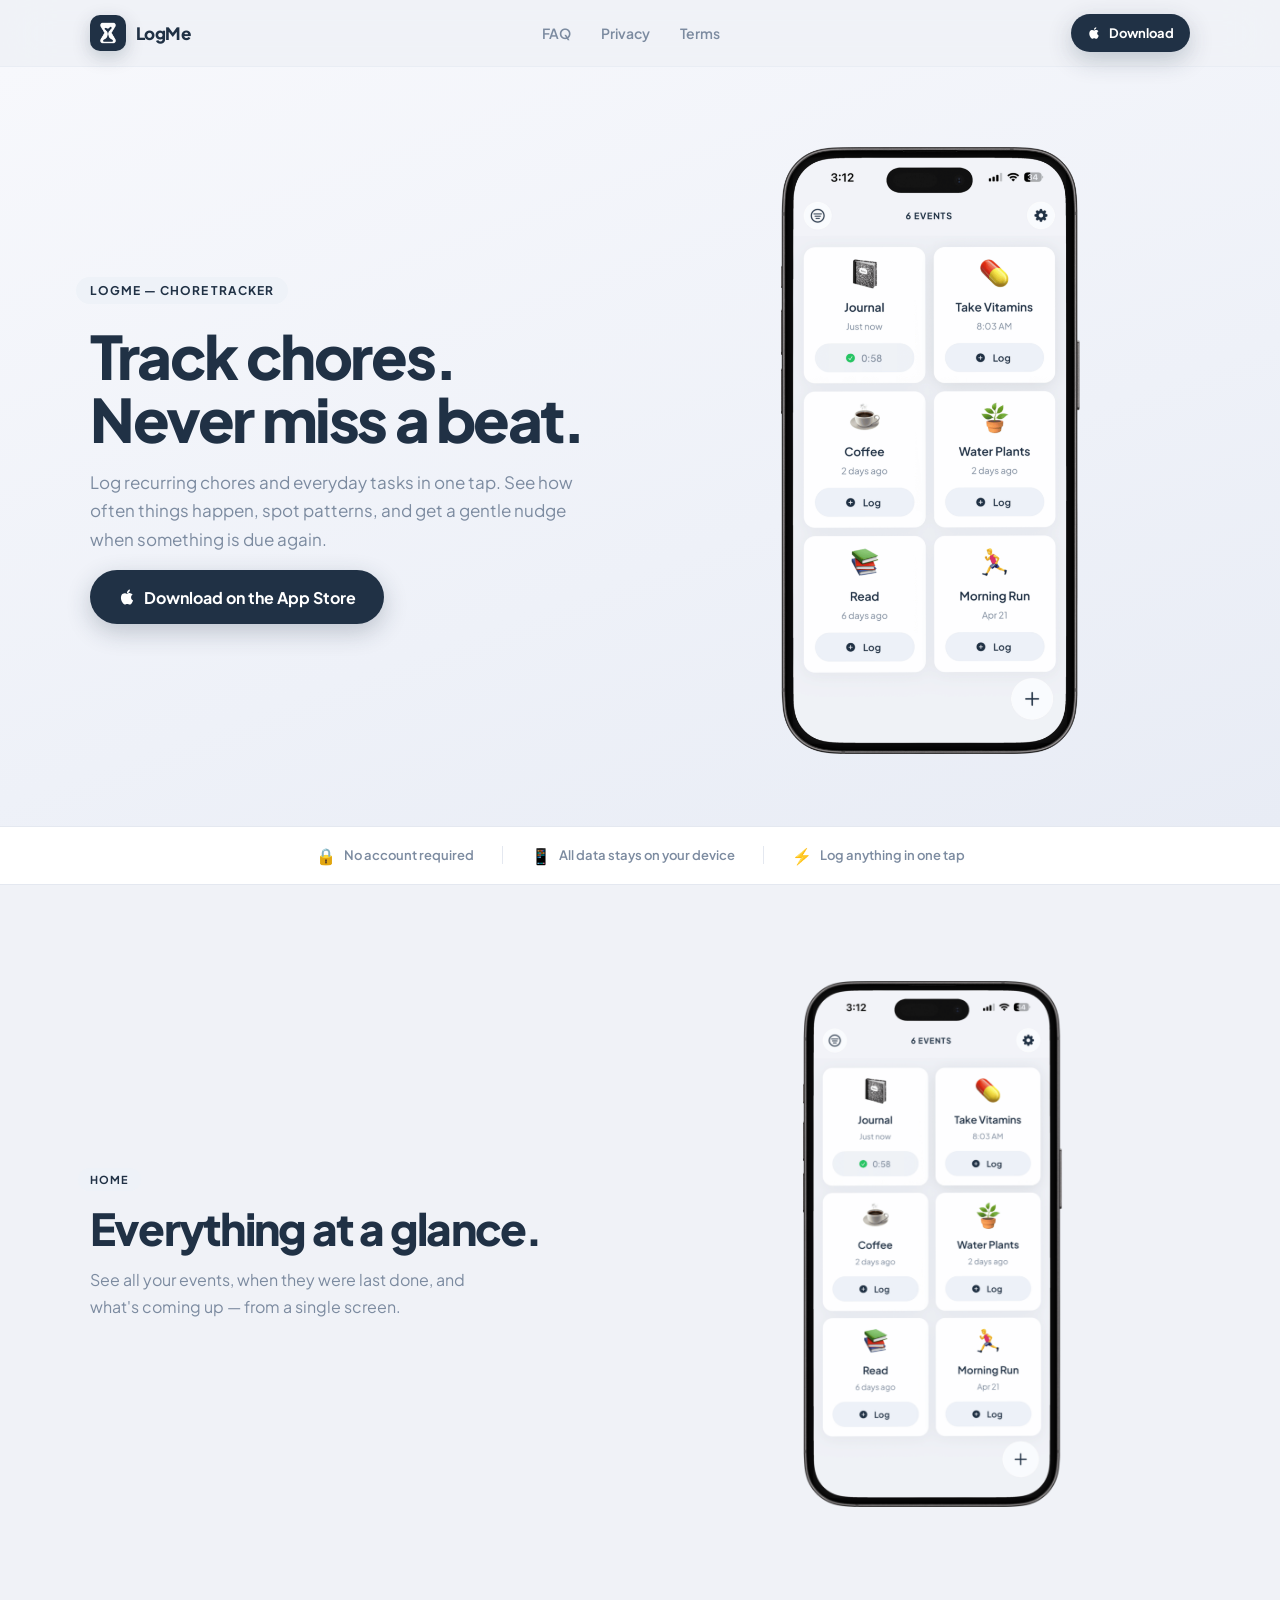
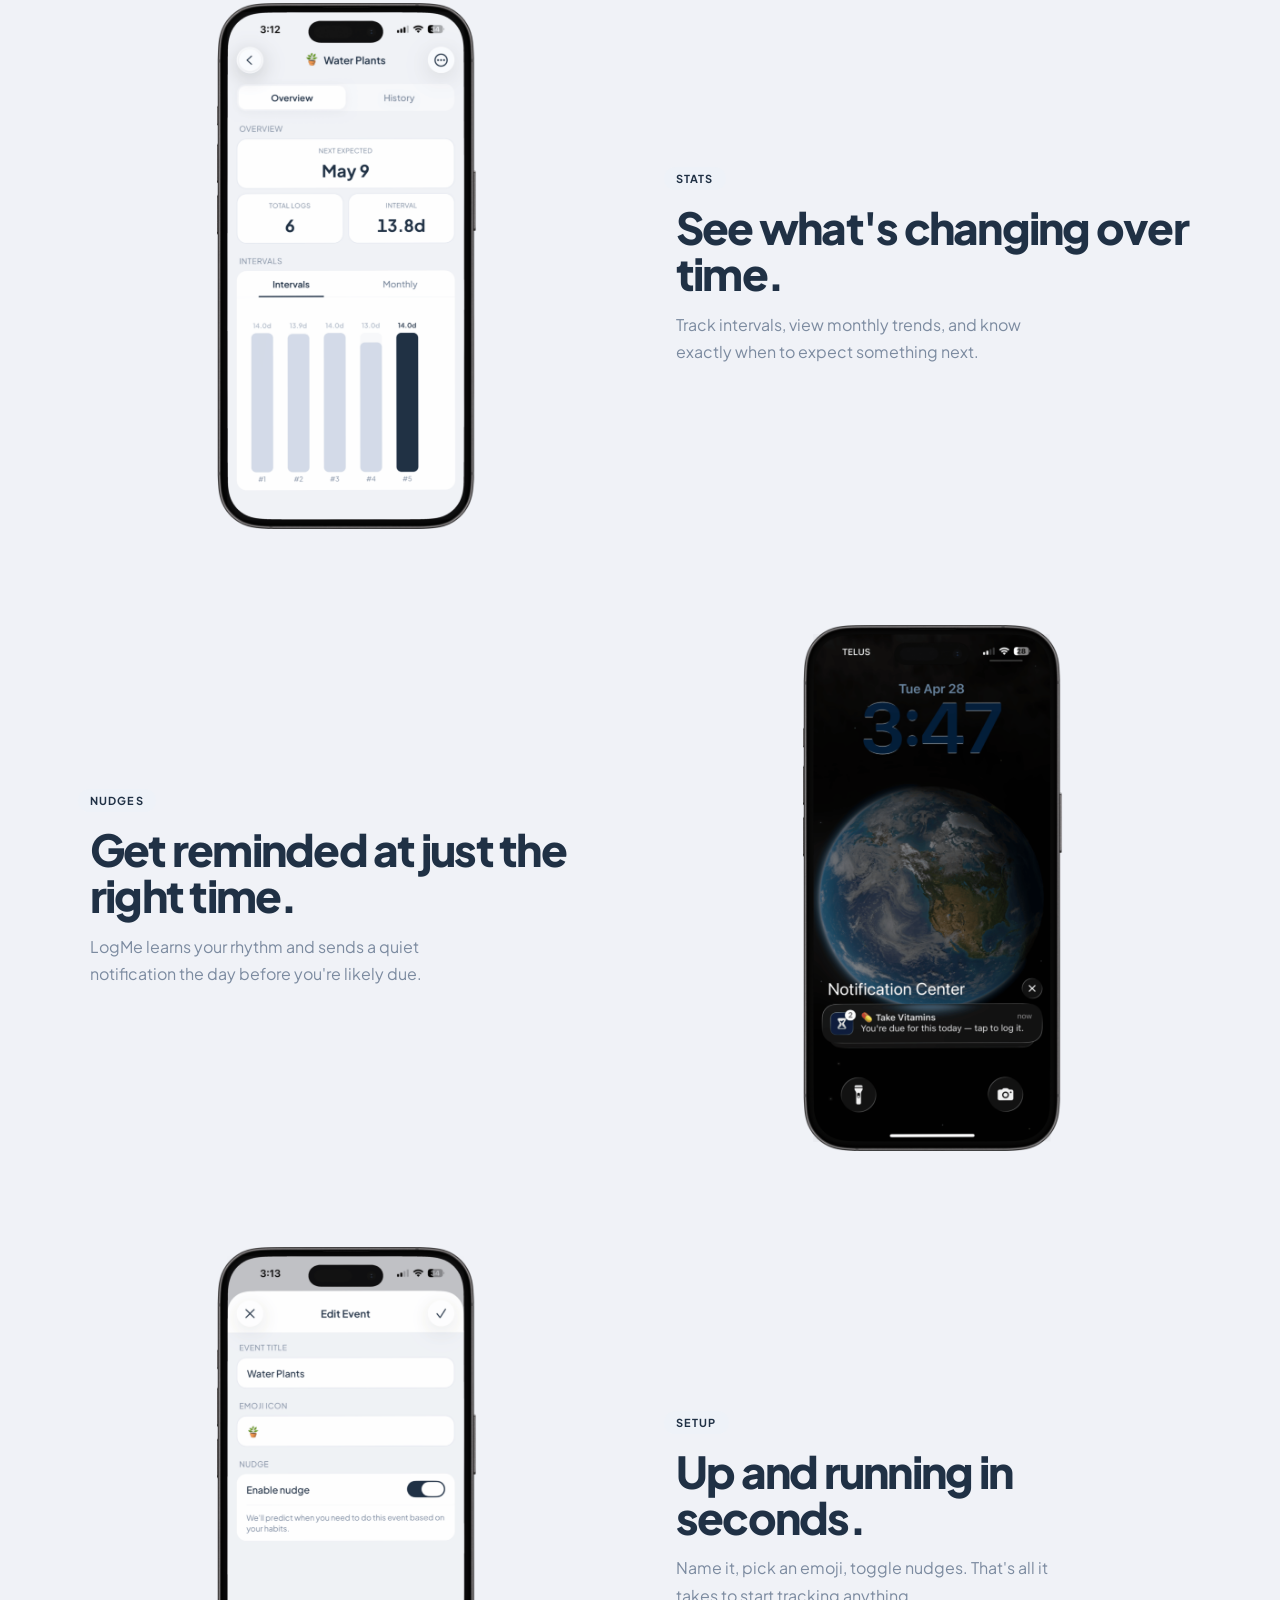
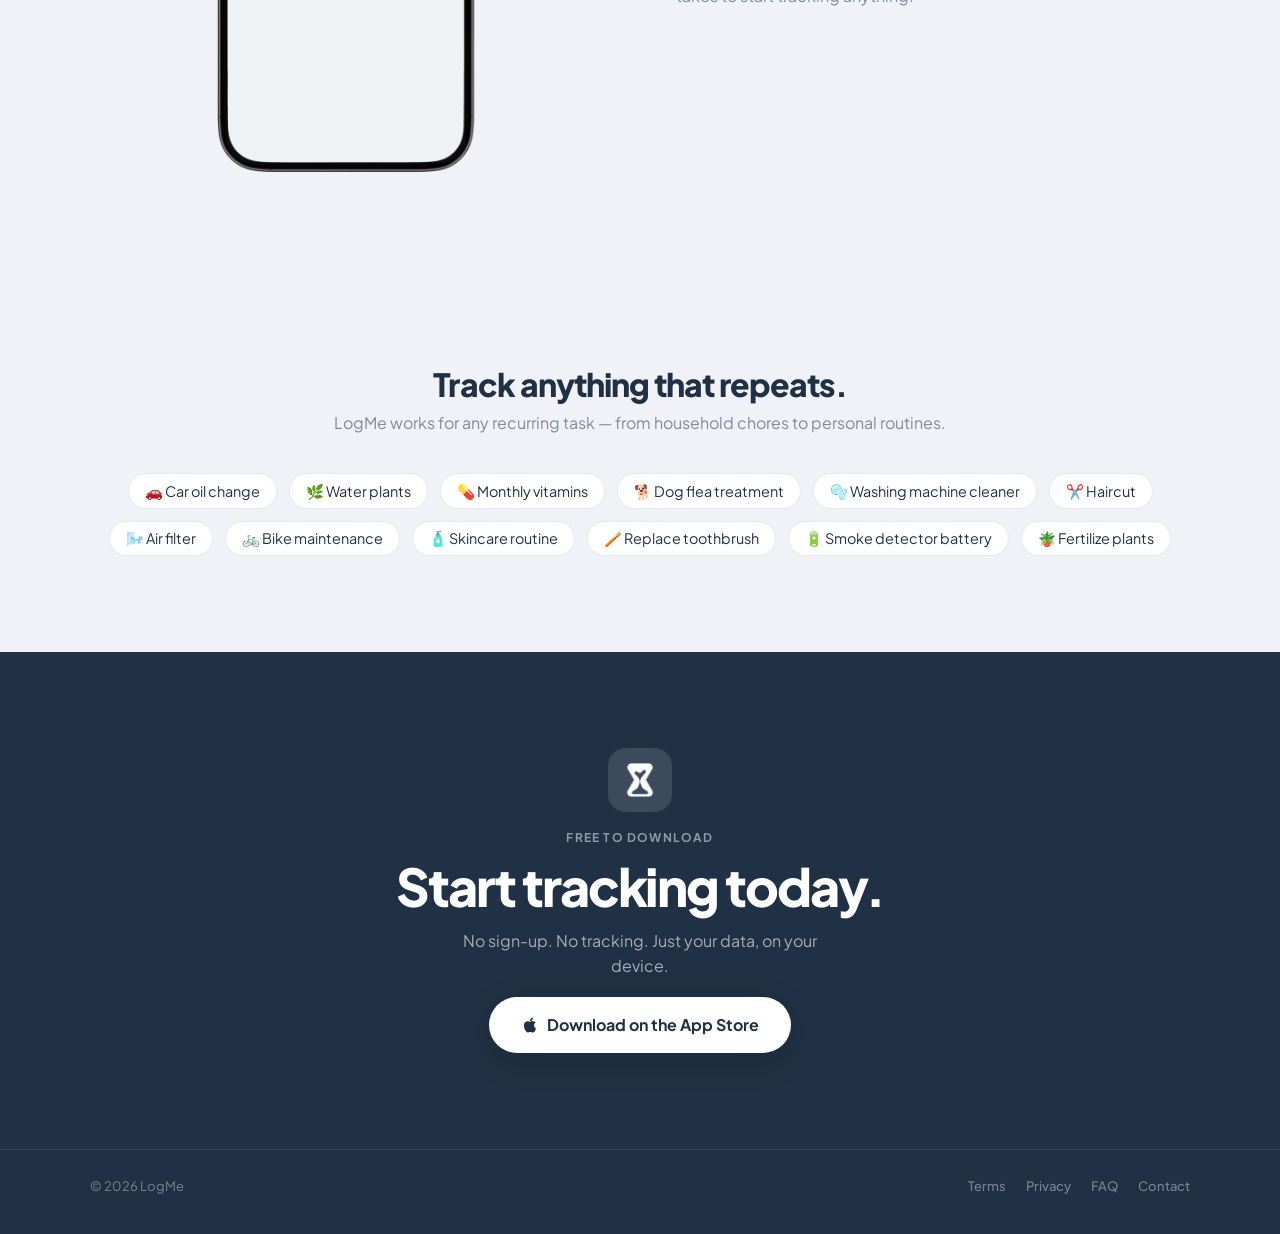
<file: index.html>
<!doctype html>
<html lang="en">
  <head>
    <meta charset="utf-8" />
    <meta name="viewport" content="width=device-width, initial-scale=1" />
    <meta name="theme-color" content="#203145" />
    <title>LogMe — Chore Tracker App for iPhone</title>
    <meta
      name="description"
      content="LogMe is a simple chore tracker for iPhone. Log recurring tasks in one tap, spot patterns, and get smart nudges when something is due — no account required."
    />
    <meta name="robots" content="index, follow" />
    <link rel="canonical" href="https://joinlogme.com/" />

    <!-- Open Graph -->
    <meta property="og:type" content="website" />
    <meta property="og:url" content="https://joinlogme.com/" />
    <meta property="og:site_name" content="LogMe" />
    <meta property="og:title" content="LogMe — Chore Tracker App for iPhone" />
    <meta
      property="og:description"
      content="Log recurring chores and everyday tasks in one tap. See patterns, track intervals, and get a gentle nudge when something is due again."
    />
    <meta
      property="og:image"
      content="https://joinlogme.com/images/screenshot1.png"
    />

    <!-- Twitter Card -->
    <meta name="twitter:card" content="summary_large_image" />
    <meta name="twitter:title" content="LogMe — Chore Tracker App for iPhone" />
    <meta
      name="twitter:description"
      content="Log recurring chores and everyday tasks in one tap. See patterns, track intervals, and get a gentle nudge when something is due again."
    />
    <meta
      name="twitter:image"
      content="https://joinlogme.com/images/screenshot1.png"
    />

    <!-- Favicon -->
    <link rel="icon" href="images/favicon.png" />
    <link rel="apple-touch-icon" href="images/favicon.png" />

    <!-- Performance -->
    <link rel="preconnect" href="https://fonts.googleapis.com" />
    <link rel="preconnect" href="https://fonts.gstatic.com" crossorigin />
    <link rel="preload" as="image" href="images/screenshot1.png" />

    <!-- Google tag (gtag.js) -->
    <script async src="https://www.googletagmanager.com/gtag/js?id=G-Y0LD7W5521"></script>
    <script>
      window.dataLayer = window.dataLayer || [];
      function gtag(){dataLayer.push(arguments);}
      gtag('js', new Date());

      gtag('config', 'G-Y0LD7W5521');
    </script>

    <link rel="stylesheet" href="styles.css" />

    <!-- Structured data -->
    <script type="application/ld+json">
      {
        "@context": "https://schema.org",
        "@type": "SoftwareApplication",
        "name": "LogMe",
        "operatingSystem": "iOS",
        "applicationCategory": "LifestyleApplication",
        "description": "Log recurring chores and everyday tasks in one tap. See how often things happen, spot patterns, and get a gentle nudge when something is due again.",
        "offers": {
          "@type": "Offer",
          "price": "0",
          "priceCurrency": "USD"
        },
        "downloadUrl": "https://apps.apple.com/app/logme-chore-tracker/id6764422023",
        "url": "https://joinlogme.com/",
        "screenshot": [
          "https://joinlogme.com/images/screenshot1.png",
          "https://joinlogme.com/images/screenshot2.png",
          "https://joinlogme.com/images/screenshot3.png",
          "https://joinlogme.com/images/screenshot4.png"
        ]
      }
    </script>
  </head>
  <body>
    <header class="site-header">
      <div class="shell header-inner">
        <a class="brand" href="index.html" aria-label="LogMe home">
          <span class="brand-mark">
            <img src="images/logo.png" alt="" width="22" height="22" />
          </span>
          <span class="brand-name">LogMe</span>
        </a>
        <nav class="nav">
          <a class="nav-link" href="faq.html">FAQ</a>
          <a class="nav-link" href="privacy.html">Privacy</a>
          <a class="nav-link" href="terms.html">Terms</a>
        </nav>
        <div class="header-actions">
          <a
            class="button button-primary button-header"
            href="https://apps.apple.com/app/logme-chore-tracker/id6764422023"
          >
            <svg
              width="14"
              height="14"
              viewBox="0 0 24 24"
              fill="currentColor"
              aria-hidden="true"
            >
              <path
                d="M18.71 19.5C17.88 20.74 17 21.95 15.66 21.97C14.32 22 13.89 21.18 12.37 21.18C10.84 21.18 10.37 21.95 9.1 22C7.78 22.05 6.8 20.68 5.96 19.47C4.25 17 2.94 12.45 4.7 9.39C5.57 7.87 7.13 6.91 8.82 6.88C10.1 6.86 11.32 7.75 12.11 7.75C12.89 7.75 14.37 6.68 15.92 6.84C16.57 6.87 18.39 7.1 19.56 8.82C19.47 8.88 17.39 10.1 17.41 12.63C17.44 15.65 20.06 16.66 20.09 16.67C20.06 16.74 19.67 18.11 18.71 19.5ZM13 3.5C13.73 2.67 14.94 2.04 15.94 2C16.07 3.17 15.6 4.35 14.9 5.19C14.21 6.04 13.07 6.7 11.95 6.61C11.8 5.46 12.36 4.26 13 3.5Z"
              />
            </svg>
            Download
          </a>
        </div>
      </div>
    </header>

    <main>
      <!-- Hero -->
      <section class="hero">
        <div class="shell hero-inner">
          <div class="hero-text">
            <p class="hero-kicker">LogMe — Chore Tracker</p>
            <h1 class="hero-title">Track chores.<br />Never miss a beat.</h1>
            <p class="hero-copy">
              Log recurring chores and everyday tasks in one tap. See how often
              things happen, spot patterns, and get a gentle nudge when
              something is due again.
            </p>
            <a
              class="button button-primary button-hero"
              href="https://apps.apple.com/app/logme-chore-tracker/id6764422023"
            >
              <svg
                width="18"
                height="18"
                viewBox="0 0 24 24"
                fill="currentColor"
                aria-hidden="true"
              >
                <path
                  d="M18.71 19.5C17.88 20.74 17 21.95 15.66 21.97C14.32 22 13.89 21.18 12.37 21.18C10.84 21.18 10.37 21.95 9.1 22C7.78 22.05 6.8 20.68 5.96 19.47C4.25 17 2.94 12.45 4.7 9.39C5.57 7.87 7.13 6.91 8.82 6.88C10.1 6.86 11.32 7.75 12.11 7.75C12.89 7.75 14.37 6.68 15.92 6.84C16.57 6.87 18.39 7.1 19.56 8.82C19.47 8.88 17.39 10.1 17.41 12.63C17.44 15.65 20.06 16.66 20.09 16.67C20.06 16.74 19.67 18.11 18.71 19.5ZM13 3.5C13.73 2.67 14.94 2.04 15.94 2C16.07 3.17 15.6 4.35 14.9 5.19C14.21 6.04 13.07 6.7 11.95 6.61C11.8 5.46 12.36 4.26 13 3.5Z"
                />
              </svg>
              Download on the App Store
            </a>
          </div>
          <div class="hero-media">
            <img
              src="images/screenshot1.png"
              alt="LogMe home screen"
              class="hero-screenshot"
            />
          </div>
        </div>
      </section>

      <!-- Trust strip -->
      <div class="trust-strip">
        <div class="shell trust-inner">
          <div class="trust-pill">
            <span class="trust-icon">🔒</span>
            <span>No account required</span>
          </div>
          <div class="trust-divider"></div>
          <div class="trust-pill">
            <span class="trust-icon">📱</span>
            <span>All data stays on your device</span>
          </div>
          <div class="trust-divider"></div>
          <div class="trust-pill">
            <span class="trust-icon">⚡️</span>
            <span>Log anything in one tap</span>
          </div>
        </div>
      </div>

      <!-- Features -->
      <section class="section" id="features">
        <div class="shell">
          <h2 class="visually-hidden">Features</h2>
          <div class="feature-stack">
            <article class="feature-row">
              <div class="feature-copy">
                <span class="feature-tag">Home</span>
                <h3>Everything at a glance.</h3>
                <p>
                  See all your events, when they were last done, and what's
                  coming up — from a single screen.
                </p>
              </div>
              <div class="feature-media">
                <img
                  src="images/screenshot1.png"
                  alt="LogMe home screen showing all tracked events at a glance"
                  loading="lazy"
                />
              </div>
            </article>

            <article class="feature-row reverse">
              <div class="feature-copy">
                <span class="feature-tag">Stats</span>
                <h3>See what's changing over time.</h3>
                <p>
                  Track intervals, view monthly trends, and know exactly when to
                  expect something next.
                </p>
              </div>
              <div class="feature-media">
                <img
                  src="images/screenshot2.png"
                  alt="LogMe stats screen with interval trends and next expected date"
                  loading="lazy"
                />
              </div>
            </article>

            <article class="feature-row">
              <div class="feature-copy">
                <span class="feature-tag">Nudges</span>
                <h3>Get reminded at just the right time.</h3>
                <p>
                  LogMe learns your rhythm and sends a quiet notification the
                  day before you're likely due.
                </p>
              </div>
              <div class="feature-media">
                <img
                  src="images/screenshot3.png"
                  alt="LogMe smart reminder notification on iPhone"
                  loading="lazy"
                />
              </div>
            </article>

            <article class="feature-row reverse">
              <div class="feature-copy">
                <span class="feature-tag">Setup</span>
                <h3>Up and running in seconds.</h3>
                <p>
                  Name it, pick an emoji, toggle nudges. That's all it takes to
                  start tracking anything.
                </p>
              </div>
              <div class="feature-media">
                <img
                  src="images/screenshot4.png"
                  alt="LogMe create event screen with emoji picker"
                  loading="lazy"
                />
              </div>
            </article>
          </div>
        </div>
      </section>

      <!-- Use cases -->
      <section class="section uses-section" id="use-cases">
        <div class="shell">
          <h2 class="uses-title">Track anything that repeats.</h2>
          <p class="uses-copy">
            LogMe works for any recurring task — from household chores to
            personal routines.
          </p>
          <ul class="uses-grid">
            <li>🚗 Car oil change</li>
            <li>🌿 Water plants</li>
            <li>💊 Monthly vitamins</li>
            <li>🐕 Dog flea treatment</li>
            <li>🫧 Washing machine cleaner</li>
            <li>✂️ Haircut</li>
            <li>🌬️ Air filter</li>
            <li>🚲 Bike maintenance</li>
            <li>🧴 Skincare routine</li>
            <li>🪥 Replace toothbrush</li>
            <li>🔋 Smoke detector battery</li>
            <li>🪴 Fertilize plants</li>
          </ul>
        </div>
      </section>

      <!-- Bottom CTA -->
      <section class="cta-section">
        <div class="shell cta-inner">
          <div class="cta-logo-wrap">
            <img
              src="images/logo.png"
              alt="LogMe logo"
              width="36"
              height="36"
            />
          </div>
          <p class="cta-kicker">Free to download</p>
          <h2 class="cta-title">Start tracking today.</h2>
          <p class="cta-copy">
            No sign-up. No tracking. Just your data, on your device.
          </p>
          <a
            class="button button-cta"
            href="https://apps.apple.com/app/logme-chore-tracker/id6764422023"
          >
            <svg
              width="18"
              height="18"
              viewBox="0 0 24 24"
              fill="currentColor"
              aria-hidden="true"
            >
              <path
                d="M18.71 19.5C17.88 20.74 17 21.95 15.66 21.97C14.32 22 13.89 21.18 12.37 21.18C10.84 21.18 10.37 21.95 9.1 22C7.78 22.05 6.8 20.68 5.96 19.47C4.25 17 2.94 12.45 4.7 9.39C5.57 7.87 7.13 6.91 8.82 6.88C10.1 6.86 11.32 7.75 12.11 7.75C12.89 7.75 14.37 6.68 15.92 6.84C16.57 6.87 18.39 7.1 19.56 8.82C19.47 8.88 17.39 10.1 17.41 12.63C17.44 15.65 20.06 16.66 20.09 16.67C20.06 16.74 19.67 18.11 18.71 19.5ZM13 3.5C13.73 2.67 14.94 2.04 15.94 2C16.07 3.17 15.6 4.35 14.9 5.19C14.21 6.04 13.07 6.7 11.95 6.61C11.8 5.46 12.36 4.26 13 3.5Z"
              />
            </svg>
            Download on the App Store
          </a>
        </div>
      </section>
    </main>

    <footer class="site-footer">
      <div class="shell footer-inner">
        <span>© 2026 LogMe</span>
        <div class="footer-links">
          <a href="terms.html">Terms</a>
          <a href="privacy.html">Privacy</a>
          <a href="faq.html">FAQ</a>
          <a href="mailto:hellologme@gmail.com">Contact</a>
        </div>
      </div>
    </footer>
  </body>
</html>
</file>
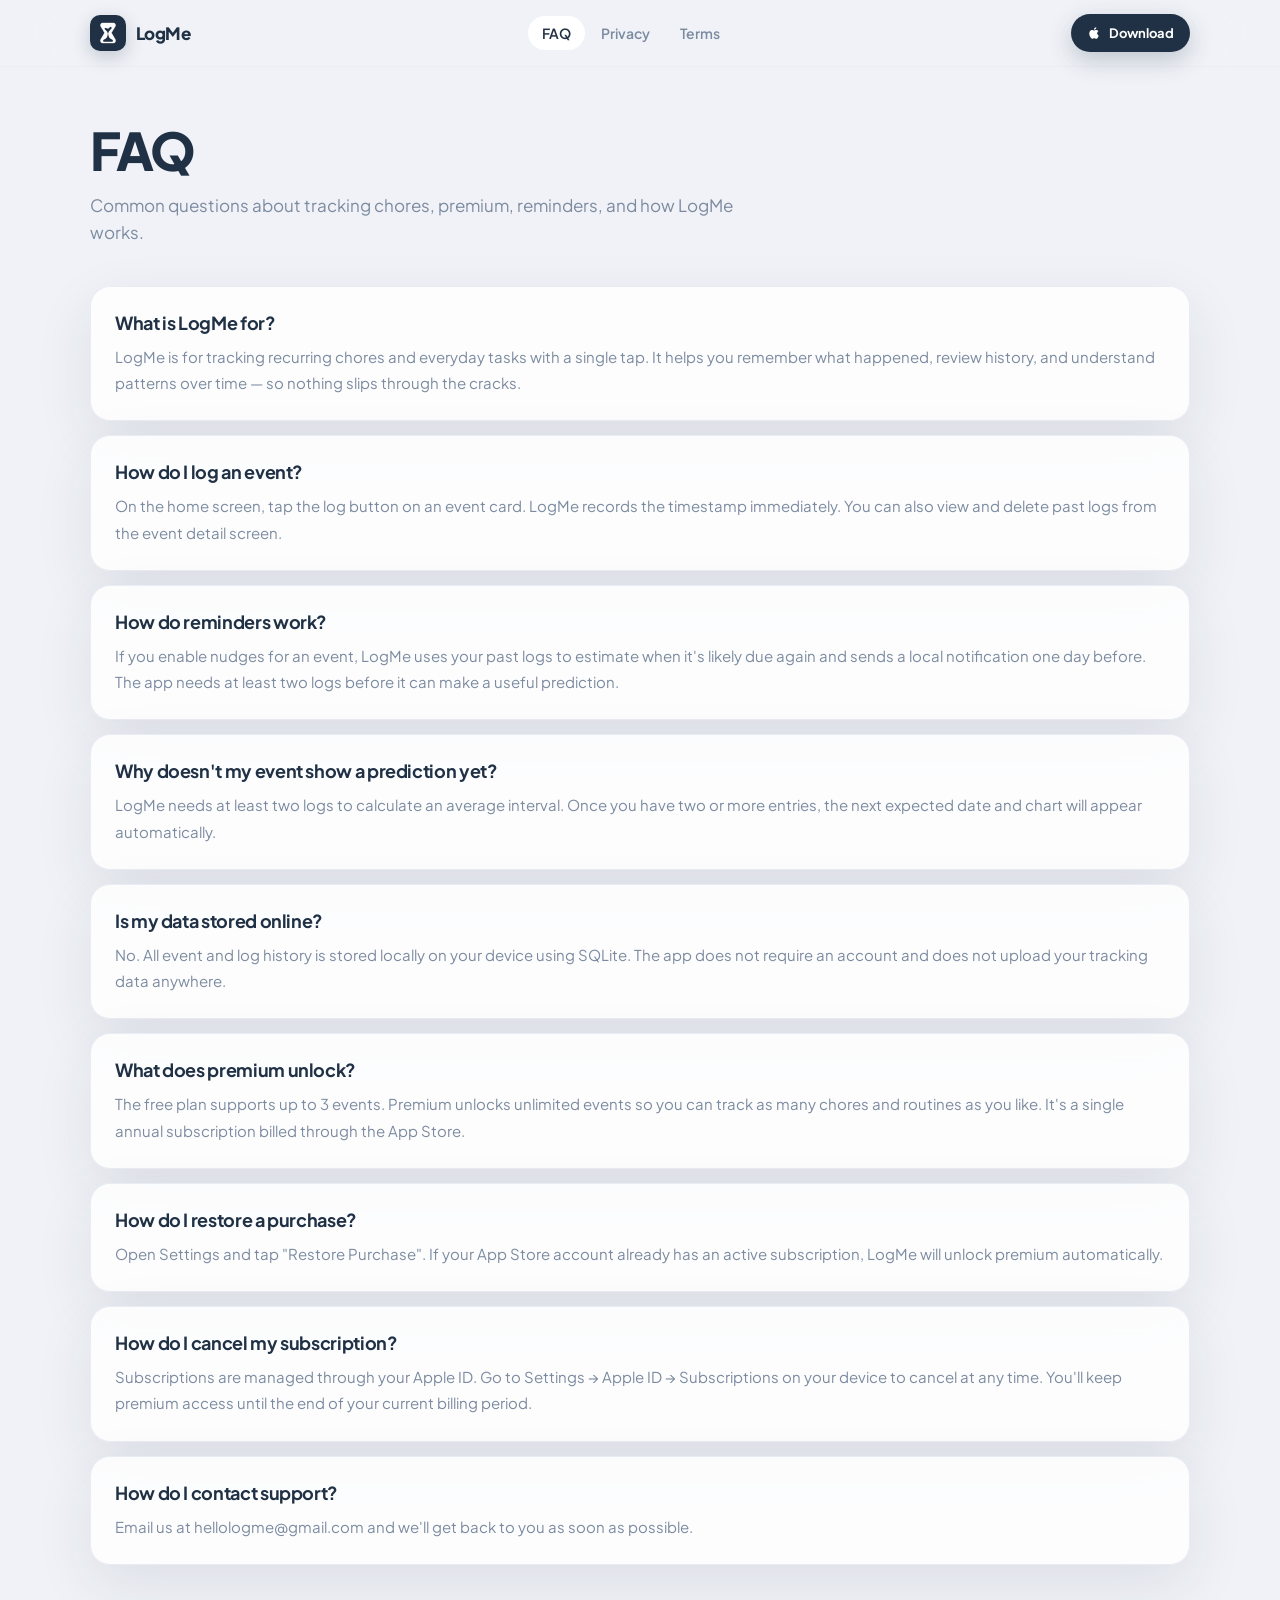
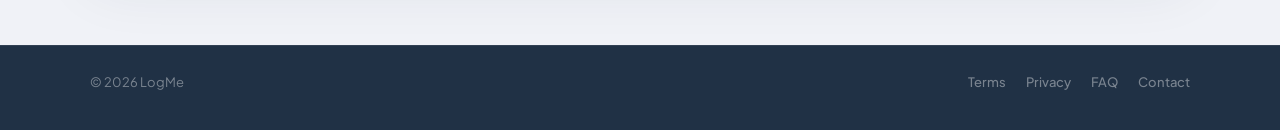
<file: faq.html>
<!doctype html>
<html lang="en">
  <head>
    <meta charset="utf-8" />
    <meta name="viewport" content="width=device-width, initial-scale=1" />
    <title>FAQ — LogMe Chore Tracker</title>
    <meta name="description" content="Frequently asked questions about LogMe — how reminders work, what premium unlocks, how your data is stored, and more." />
    <meta name="robots" content="index, follow" />
    <link rel="canonical" href="https://joinlogme.com/faq.html" />

    <!-- Open Graph -->
    <meta property="og:type" content="website" />
    <meta property="og:url" content="https://joinlogme.com/faq.html" />
    <meta property="og:site_name" content="LogMe" />
    <meta property="og:title" content="FAQ — LogMe Chore Tracker" />
    <meta property="og:description" content="Frequently asked questions about LogMe — how reminders work, what premium unlocks, how your data is stored, and more." />
    <meta property="og:image" content="https://joinlogme.com/images/screenshot1.png" />

    <link rel="stylesheet" href="styles.css" />

    <!-- Structured data -->
    <script type="application/ld+json">
    {
      "@context": "https://schema.org",
      "@type": "FAQPage",
      "mainEntity": [
        {
          "@type": "Question",
          "name": "What is LogMe for?",
          "acceptedAnswer": {
            "@type": "Answer",
            "text": "LogMe is for tracking recurring chores and everyday tasks with a single tap. It helps you remember what happened, review history, and understand patterns over time — so nothing slips through the cracks."
          }
        },
        {
          "@type": "Question",
          "name": "How do I log an event?",
          "acceptedAnswer": {
            "@type": "Answer",
            "text": "On the home screen, tap the log button on an event card. LogMe records the timestamp immediately. You can also view and delete past logs from the event detail screen."
          }
        },
        {
          "@type": "Question",
          "name": "How do reminders work?",
          "acceptedAnswer": {
            "@type": "Answer",
            "text": "If you enable nudges for an event, LogMe uses your past logs to estimate when it's likely due again and sends a local notification one day before. The app needs at least two logs before it can make a useful prediction."
          }
        },
        {
          "@type": "Question",
          "name": "Why doesn't my event show a prediction yet?",
          "acceptedAnswer": {
            "@type": "Answer",
            "text": "LogMe needs at least two logs to calculate an average interval. Once you have two or more entries, the next expected date and chart will appear automatically."
          }
        },
        {
          "@type": "Question",
          "name": "Is my data stored online?",
          "acceptedAnswer": {
            "@type": "Answer",
            "text": "No. All event and log history is stored locally on your device using SQLite. The app does not require an account and does not upload your tracking data anywhere."
          }
        },
        {
          "@type": "Question",
          "name": "What does premium unlock?",
          "acceptedAnswer": {
            "@type": "Answer",
            "text": "The free plan supports up to 3 events. Premium unlocks unlimited events so you can track as many chores and routines as you like. It's a single annual subscription billed through the App Store."
          }
        },
        {
          "@type": "Question",
          "name": "How do I restore a purchase?",
          "acceptedAnswer": {
            "@type": "Answer",
            "text": "Open Settings and tap 'Restore Purchase'. If your App Store account already has an active subscription, LogMe will unlock premium automatically."
          }
        },
        {
          "@type": "Question",
          "name": "How do I cancel my subscription?",
          "acceptedAnswer": {
            "@type": "Answer",
            "text": "Subscriptions are managed through your Apple ID. Go to Settings → Apple ID → Subscriptions on your device to cancel at any time. You'll keep premium access until the end of your current billing period."
          }
        },
        {
          "@type": "Question",
          "name": "How do I contact support?",
          "acceptedAnswer": {
            "@type": "Answer",
            "text": "Email us at hellologme@gmail.com and we'll get back to you as soon as possible."
          }
        }
      ]
    }
    </script>
  </head>
  <body>
    <header class="site-header">
      <div class="shell header-inner">
        <a class="brand" href="index.html" aria-label="LogMe home">
          <span class="brand-mark">
            <img src="images/logo.png" alt="" width="22" height="22" />
          </span>
          <span class="brand-name">LogMe</span>
        </a>
        <nav class="nav">
          <a class="nav-link active" href="faq.html">FAQ</a>
          <a class="nav-link" href="privacy.html">Privacy</a>
          <a class="nav-link" href="terms.html">Terms</a>
        </nav>
        <div class="header-actions">
          <a class="button button-primary button-header" href="https://apps.apple.com/app/id0000000000">
            <svg width="14" height="14" viewBox="0 0 24 24" fill="currentColor" aria-hidden="true"><path d="M18.71 19.5C17.88 20.74 17 21.95 15.66 21.97C14.32 22 13.89 21.18 12.37 21.18C10.84 21.18 10.37 21.95 9.1 22C7.78 22.05 6.8 20.68 5.96 19.47C4.25 17 2.94 12.45 4.7 9.39C5.57 7.87 7.13 6.91 8.82 6.88C10.1 6.86 11.32 7.75 12.11 7.75C12.89 7.75 14.37 6.68 15.92 6.84C16.57 6.87 18.39 7.1 19.56 8.82C19.47 8.88 17.39 10.1 17.41 12.63C17.44 15.65 20.06 16.66 20.09 16.67C20.06 16.74 19.67 18.11 18.71 19.5ZM13 3.5C13.73 2.67 14.94 2.04 15.94 2C16.07 3.17 15.6 4.35 14.9 5.19C14.21 6.04 13.07 6.7 11.95 6.61C11.8 5.46 12.36 4.26 13 3.5Z"/></svg>
            Download
          </a>
        </div>
      </div>
    </header>

    <main class="section-legal">
      <div class="shell">
        <div class="legal-hero-text">
          <h1 class="page-title">FAQ</h1>
          <p class="page-intro">Common questions about tracking chores, premium, reminders, and how LogMe works.</p>
        </div>

        <div class="faq-list">
          <section class="faq-item">
            <h3>What is LogMe for?</h3>
            <p>LogMe is for tracking recurring chores and everyday tasks with a single tap. It helps you remember what happened, review history, and understand patterns over time — so nothing slips through the cracks.</p>
          </section>

          <section class="faq-item">
            <h3>How do I log an event?</h3>
            <p>On the home screen, tap the log button on an event card. LogMe records the timestamp immediately. You can also view and delete past logs from the event detail screen.</p>
          </section>

          <section class="faq-item">
            <h3>How do reminders work?</h3>
            <p>If you enable nudges for an event, LogMe uses your past logs to estimate when it's likely due again and sends a local notification one day before. The app needs at least two logs before it can make a useful prediction.</p>
          </section>

          <section class="faq-item">
            <h3>Why doesn't my event show a prediction yet?</h3>
            <p>LogMe needs at least two logs to calculate an average interval. Once you have two or more entries, the next expected date and chart will appear automatically.</p>
          </section>

          <section class="faq-item">
            <h3>Is my data stored online?</h3>
            <p>No. All event and log history is stored locally on your device using SQLite. The app does not require an account and does not upload your tracking data anywhere.</p>
          </section>

          <section class="faq-item">
            <h3>What does premium unlock?</h3>
            <p>The free plan supports up to 3 events. Premium unlocks unlimited events so you can track as many chores and routines as you like. It's a single annual subscription billed through the App Store.</p>
          </section>

          <section class="faq-item">
            <h3>How do I restore a purchase?</h3>
            <p>Open Settings and tap "Restore Purchase". If your App Store account already has an active subscription, LogMe will unlock premium automatically.</p>
          </section>

          <section class="faq-item">
            <h3>How do I cancel my subscription?</h3>
            <p>Subscriptions are managed through your Apple ID. Go to Settings → Apple ID → Subscriptions on your device to cancel at any time. You'll keep premium access until the end of your current billing period.</p>
          </section>

          <section class="faq-item">
            <h3>How do I contact support?</h3>
            <p>Email us at <a href="mailto:hellologme@gmail.com">hellologme@gmail.com</a> and we'll get back to you as soon as possible.</p>
          </section>
        </div>
      </div>
    </main>

    <footer class="site-footer">
      <div class="shell footer-inner">
        <span>© 2026 LogMe</span>
        <div class="footer-links">
          <a href="terms.html">Terms</a>
          <a href="privacy.html">Privacy</a>
          <a href="faq.html">FAQ</a>
          <a href="mailto:hellologme@gmail.com">Contact</a>
        </div>
      </div>
    </footer>
  </body>
</html>
</file>
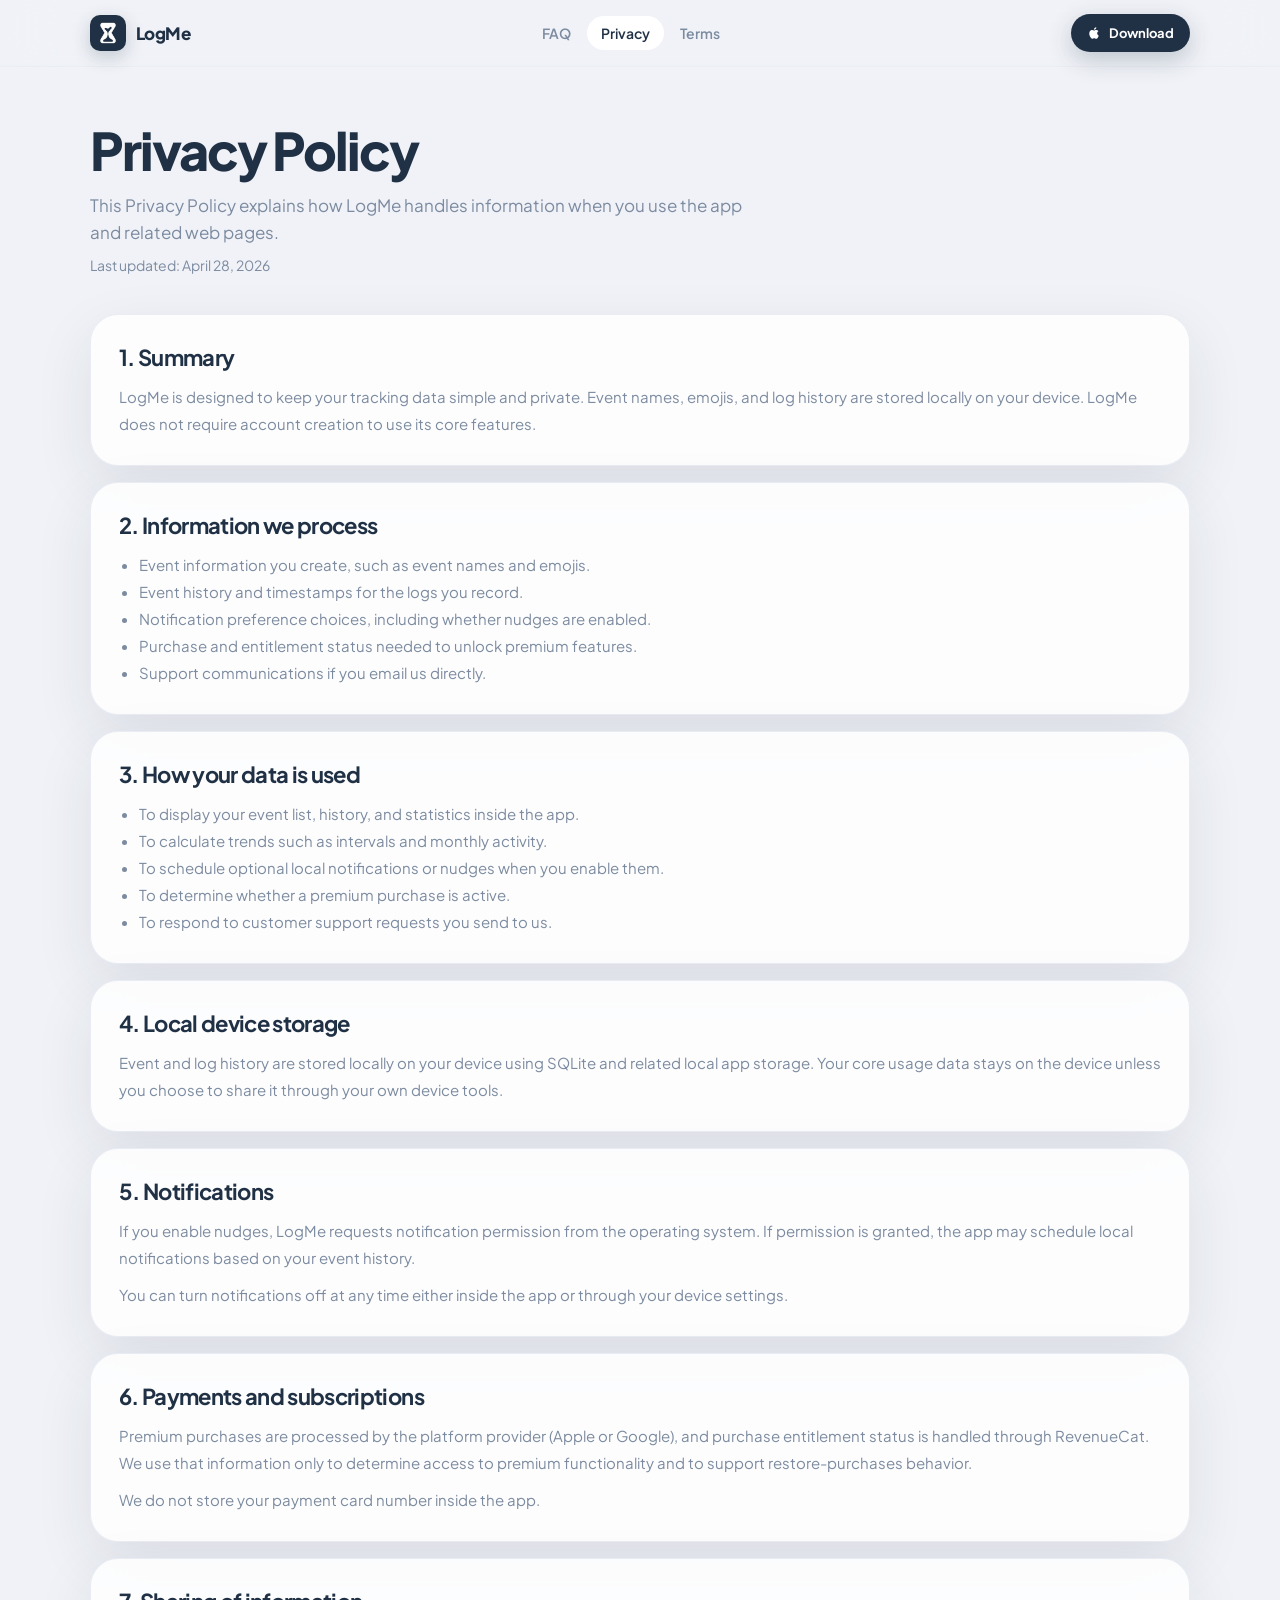
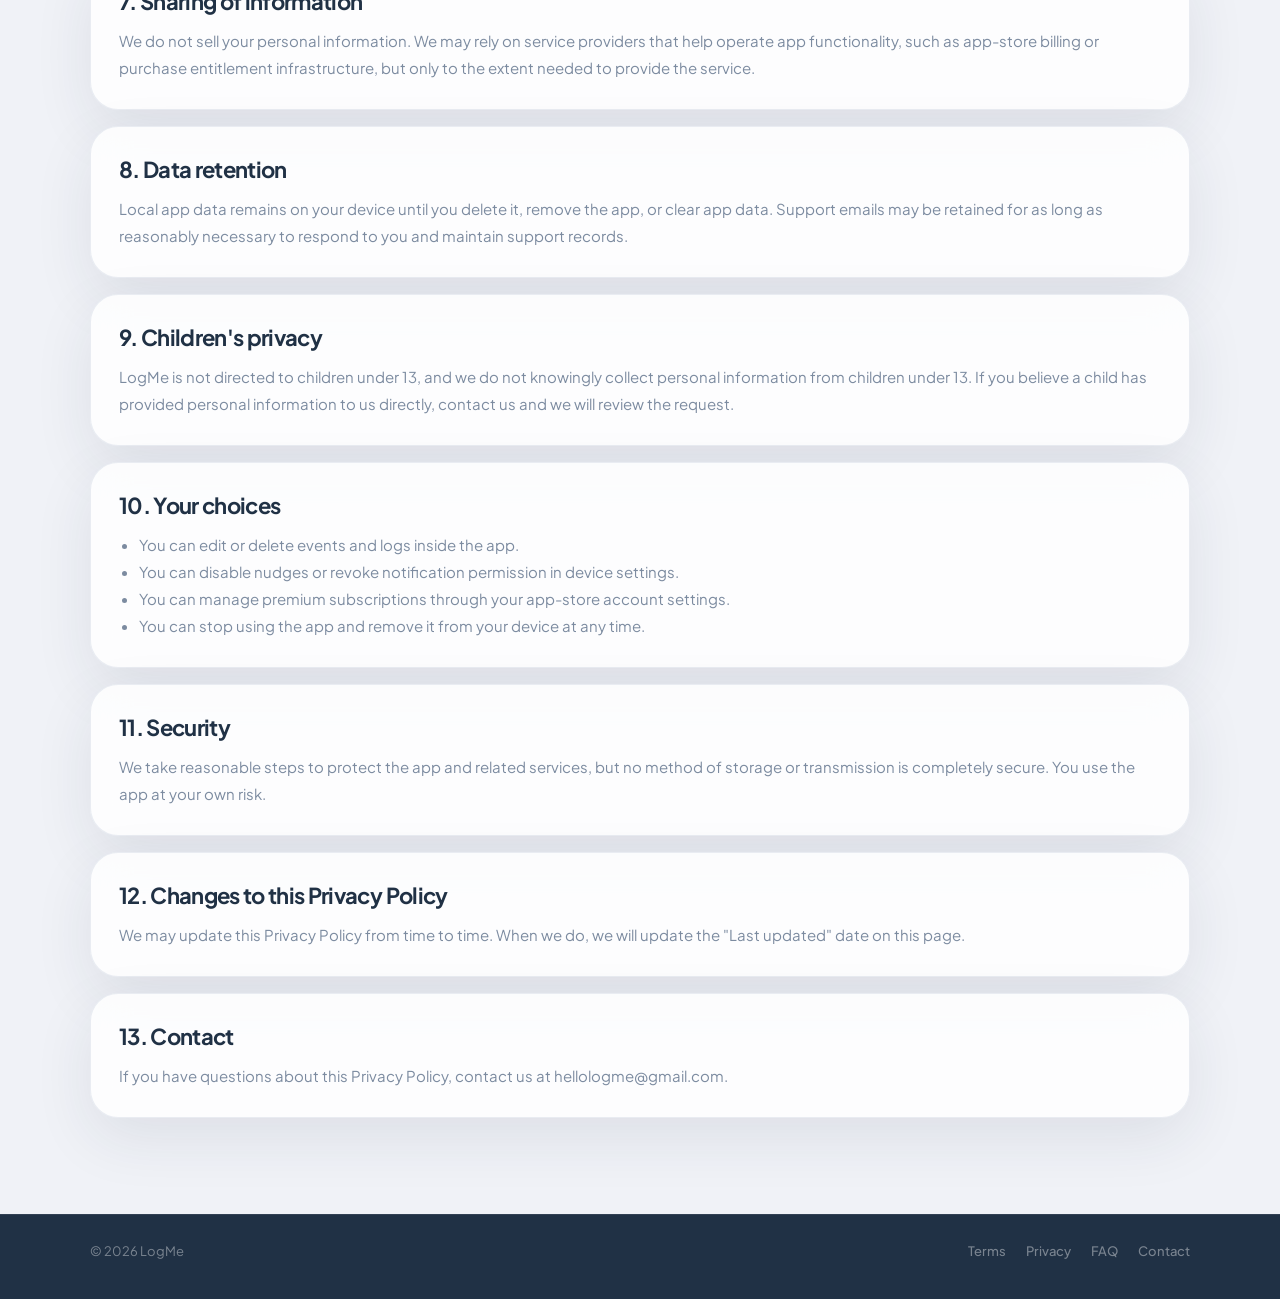
<file: privacy.html>
<!doctype html>
<html lang="en">
  <head>
    <meta charset="utf-8" />
    <meta name="viewport" content="width=device-width, initial-scale=1" />
    <title>Privacy Policy — LogMe</title>
    <meta name="description" content="Privacy Policy for the LogMe - Chore Tracker mobile application." />
    <meta name="robots" content="noindex, nofollow" />
    <link rel="stylesheet" href="styles.css" />
  </head>
  <body>
    <header class="site-header">
      <div class="shell header-inner">
        <a class="brand" href="index.html" aria-label="LogMe home">
          <span class="brand-mark">
            <img src="images/logo.png" alt="" width="22" height="22" />
          </span>
          <span class="brand-name">LogMe</span>
        </a>
        <nav class="nav">
          <a class="nav-link" href="faq.html">FAQ</a>
          <a class="nav-link active" href="privacy.html">Privacy</a>
          <a class="nav-link" href="terms.html">Terms</a>
        </nav>
        <div class="header-actions">
          <a class="button button-primary button-header" href="https://apps.apple.com/app/id0000000000">
            <svg width="14" height="14" viewBox="0 0 24 24" fill="currentColor" aria-hidden="true"><path d="M18.71 19.5C17.88 20.74 17 21.95 15.66 21.97C14.32 22 13.89 21.18 12.37 21.18C10.84 21.18 10.37 21.95 9.1 22C7.78 22.05 6.8 20.68 5.96 19.47C4.25 17 2.94 12.45 4.7 9.39C5.57 7.87 7.13 6.91 8.82 6.88C10.1 6.86 11.32 7.75 12.11 7.75C12.89 7.75 14.37 6.68 15.92 6.84C16.57 6.87 18.39 7.1 19.56 8.82C19.47 8.88 17.39 10.1 17.41 12.63C17.44 15.65 20.06 16.66 20.09 16.67C20.06 16.74 19.67 18.11 18.71 19.5ZM13 3.5C13.73 2.67 14.94 2.04 15.94 2C16.07 3.17 15.6 4.35 14.9 5.19C14.21 6.04 13.07 6.7 11.95 6.61C11.8 5.46 12.36 4.26 13 3.5Z"/></svg>
            Download
          </a>
        </div>
      </div>
    </header>

    <main class="section-legal">
      <div class="shell">
        <div class="legal-hero-text">
          <h1 class="page-title">Privacy Policy</h1>
          <p class="page-intro">This Privacy Policy explains how LogMe handles information when you use the app and related web pages.</p>
          <p class="legal-meta">Last updated: April 28, 2026</p>
        </div>

        <section class="legal-card">
          <h2>1. Summary</h2>
          <p>LogMe is designed to keep your tracking data simple and private. Event names, emojis, and log history are stored locally on your device. LogMe does not require account creation to use its core features.</p>
        </section>

        <section class="legal-card">
          <h2>2. Information we process</h2>
          <ul>
            <li>Event information you create, such as event names and emojis.</li>
            <li>Event history and timestamps for the logs you record.</li>
            <li>Notification preference choices, including whether nudges are enabled.</li>
            <li>Purchase and entitlement status needed to unlock premium features.</li>
            <li>Support communications if you email us directly.</li>
          </ul>
        </section>

        <section class="legal-card">
          <h2>3. How your data is used</h2>
          <ul>
            <li>To display your event list, history, and statistics inside the app.</li>
            <li>To calculate trends such as intervals and monthly activity.</li>
            <li>To schedule optional local notifications or nudges when you enable them.</li>
            <li>To determine whether a premium purchase is active.</li>
            <li>To respond to customer support requests you send to us.</li>
          </ul>
        </section>

        <section class="legal-card">
          <h2>4. Local device storage</h2>
          <p>Event and log history are stored locally on your device using SQLite and related local app storage. Your core usage data stays on the device unless you choose to share it through your own device tools.</p>
        </section>

        <section class="legal-card">
          <h2>5. Notifications</h2>
          <p>If you enable nudges, LogMe requests notification permission from the operating system. If permission is granted, the app may schedule local notifications based on your event history.</p>
          <p>You can turn notifications off at any time either inside the app or through your device settings.</p>
        </section>

        <section class="legal-card">
          <h2>6. Payments and subscriptions</h2>
          <p>Premium purchases are processed by the platform provider (Apple or Google), and purchase entitlement status is handled through RevenueCat. We use that information only to determine access to premium functionality and to support restore-purchases behavior.</p>
          <p>We do not store your payment card number inside the app.</p>
        </section>

        <section class="legal-card">
          <h2>7. Sharing of information</h2>
          <p>We do not sell your personal information. We may rely on service providers that help operate app functionality, such as app-store billing or purchase entitlement infrastructure, but only to the extent needed to provide the service.</p>
        </section>

        <section class="legal-card">
          <h2>8. Data retention</h2>
          <p>Local app data remains on your device until you delete it, remove the app, or clear app data. Support emails may be retained for as long as reasonably necessary to respond to you and maintain support records.</p>
        </section>

        <section class="legal-card">
          <h2>9. Children's privacy</h2>
          <p>LogMe is not directed to children under 13, and we do not knowingly collect personal information from children under 13. If you believe a child has provided personal information to us directly, contact us and we will review the request.</p>
        </section>

        <section class="legal-card">
          <h2>10. Your choices</h2>
          <ul>
            <li>You can edit or delete events and logs inside the app.</li>
            <li>You can disable nudges or revoke notification permission in device settings.</li>
            <li>You can manage premium subscriptions through your app-store account settings.</li>
            <li>You can stop using the app and remove it from your device at any time.</li>
          </ul>
        </section>

        <section class="legal-card">
          <h2>11. Security</h2>
          <p>We take reasonable steps to protect the app and related services, but no method of storage or transmission is completely secure. You use the app at your own risk.</p>
        </section>

        <section class="legal-card">
          <h2>12. Changes to this Privacy Policy</h2>
          <p>We may update this Privacy Policy from time to time. When we do, we will update the "Last updated" date on this page.</p>
        </section>

        <section class="legal-card">
          <h2>13. Contact</h2>
          <p>If you have questions about this Privacy Policy, contact us at <a href="mailto:hellologme@gmail.com">hellologme@gmail.com</a>.</p>
        </section>
      </div>
    </main>

    <footer class="site-footer">
      <div class="shell footer-inner">
        <span>© 2026 LogMe</span>
        <div class="footer-links">
          <a href="terms.html">Terms</a>
          <a href="privacy.html">Privacy</a>
          <a href="faq.html">FAQ</a>
          <a href="mailto:hellologme@gmail.com">Contact</a>
        </div>
      </div>
    </footer>
  </body>
</html>
</file>
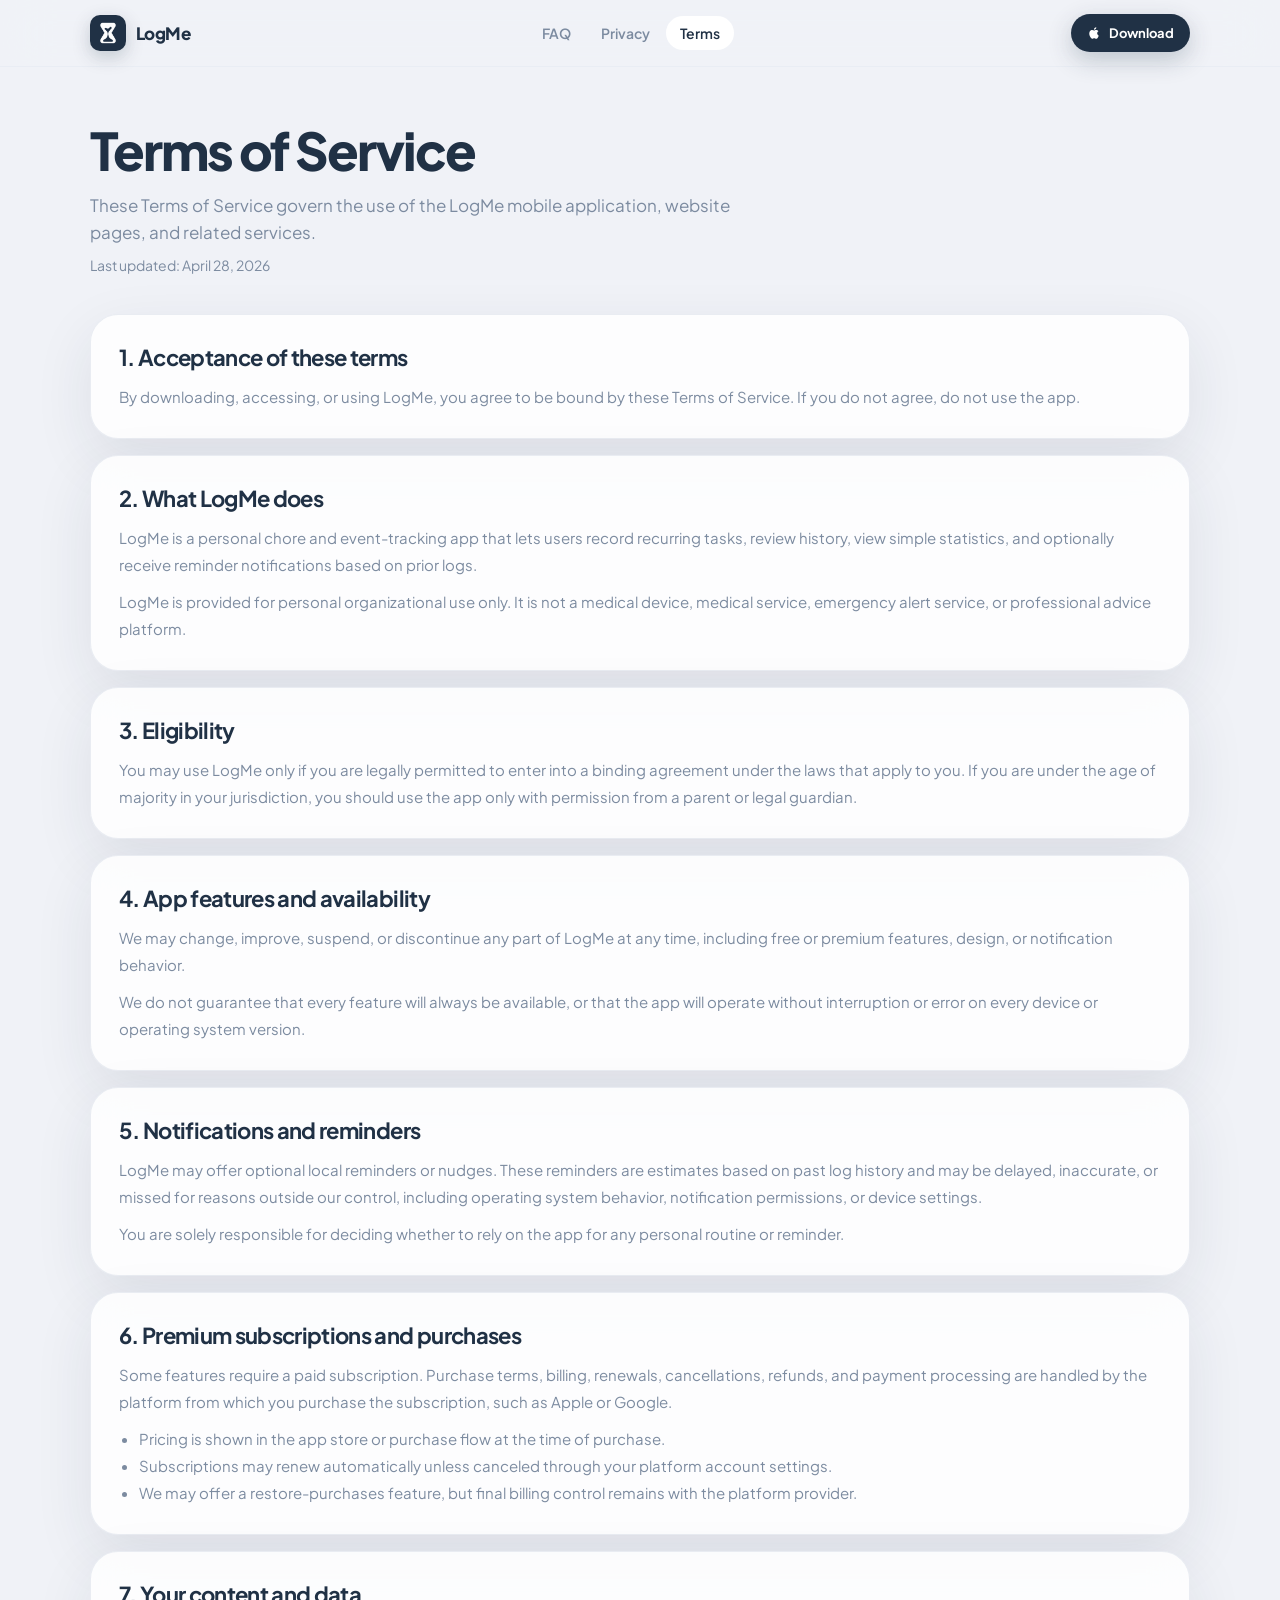
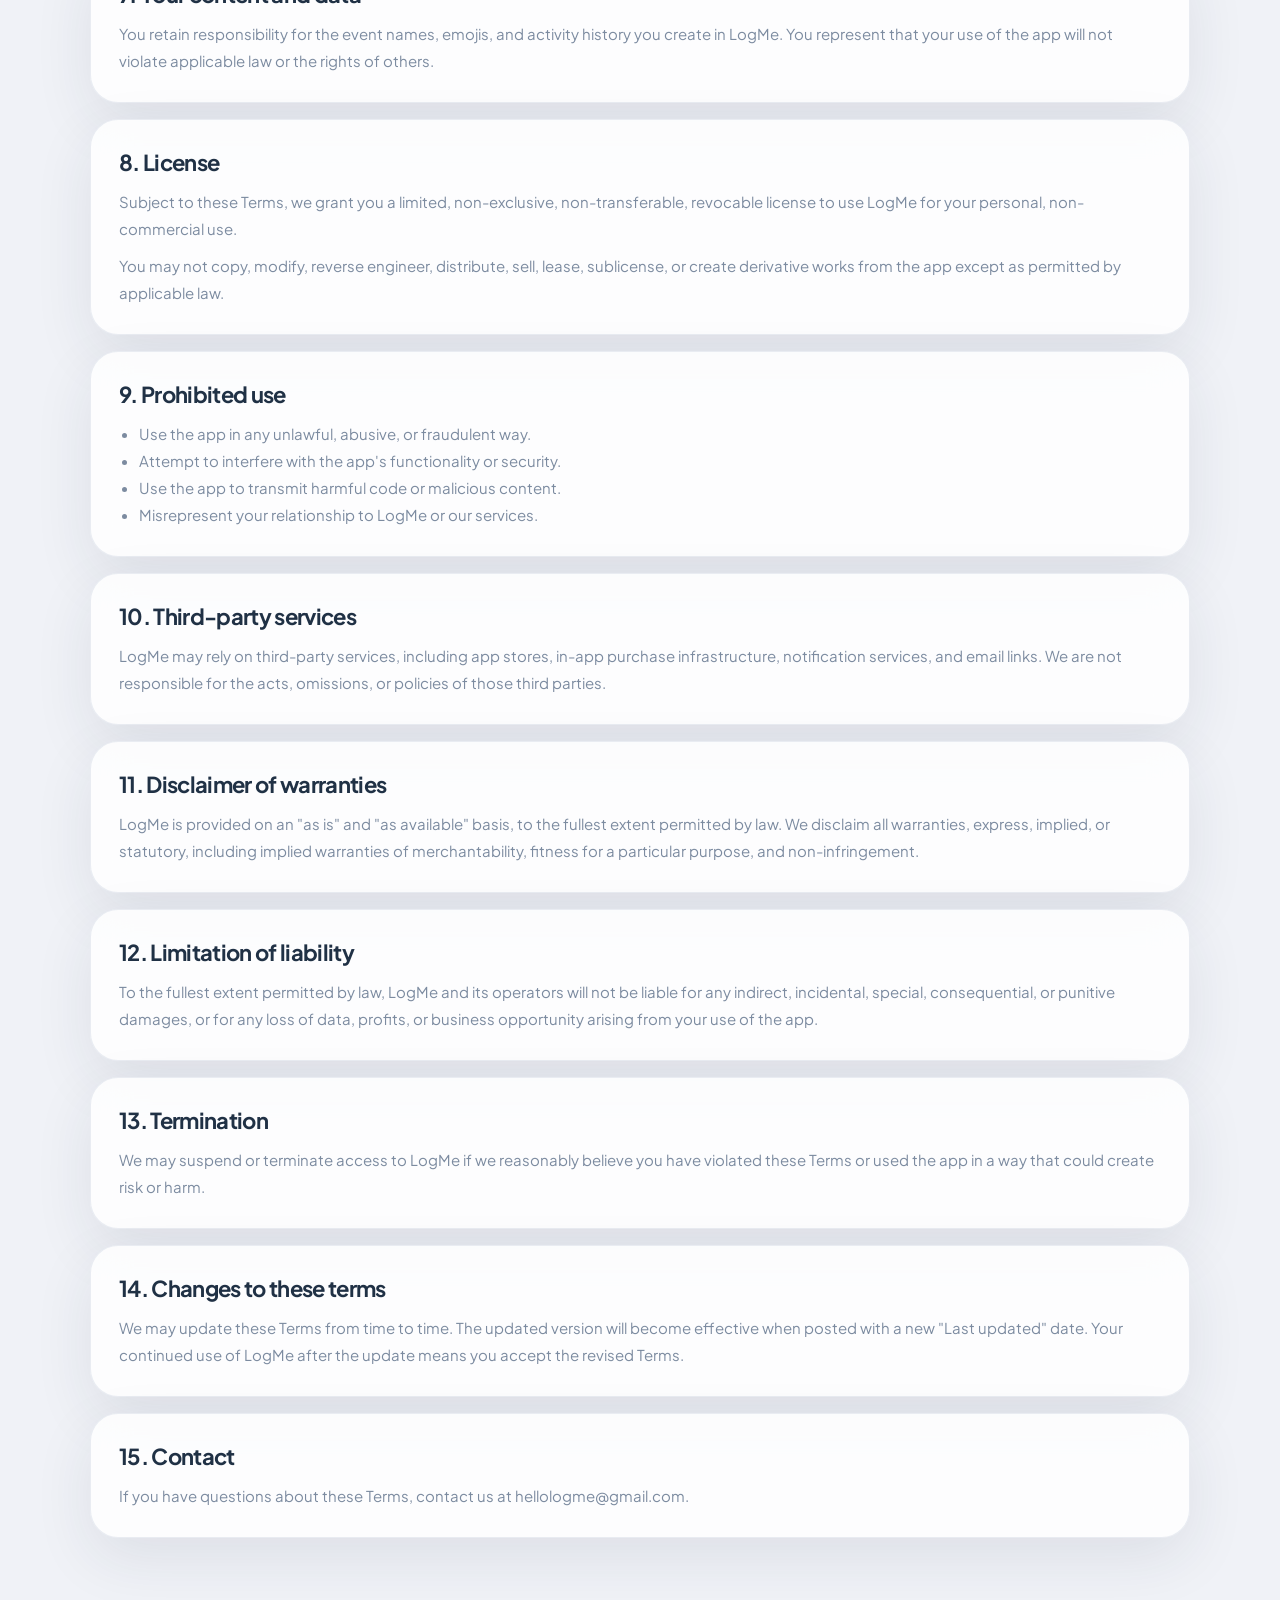
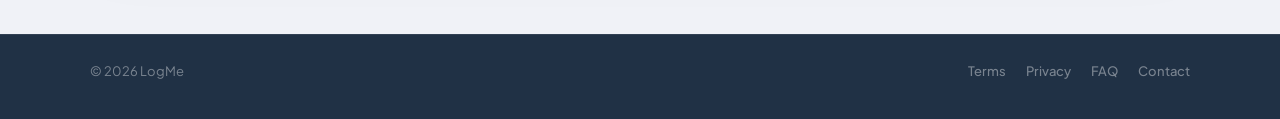
<file: terms.html>
<!doctype html>
<html lang="en">
  <head>
    <meta charset="utf-8" />
    <meta name="viewport" content="width=device-width, initial-scale=1" />
    <title>Terms of Service — LogMe</title>
    <meta name="description" content="Terms of Service for the LogMe - Chore Tracker mobile application." />
    <meta name="robots" content="noindex, nofollow" />
    <link rel="stylesheet" href="styles.css" />
  </head>
  <body>
    <header class="site-header">
      <div class="shell header-inner">
        <a class="brand" href="index.html" aria-label="LogMe home">
          <span class="brand-mark">
            <img src="images/logo.png" alt="" width="22" height="22" />
          </span>
          <span class="brand-name">LogMe</span>
        </a>
        <nav class="nav">
          <a class="nav-link" href="faq.html">FAQ</a>
          <a class="nav-link" href="privacy.html">Privacy</a>
          <a class="nav-link active" href="terms.html">Terms</a>
        </nav>
        <div class="header-actions">
          <a class="button button-primary button-header" href="https://apps.apple.com/app/id0000000000">
            <svg width="14" height="14" viewBox="0 0 24 24" fill="currentColor" aria-hidden="true"><path d="M18.71 19.5C17.88 20.74 17 21.95 15.66 21.97C14.32 22 13.89 21.18 12.37 21.18C10.84 21.18 10.37 21.95 9.1 22C7.78 22.05 6.8 20.68 5.96 19.47C4.25 17 2.94 12.45 4.7 9.39C5.57 7.87 7.13 6.91 8.82 6.88C10.1 6.86 11.32 7.75 12.11 7.75C12.89 7.75 14.37 6.68 15.92 6.84C16.57 6.87 18.39 7.1 19.56 8.82C19.47 8.88 17.39 10.1 17.41 12.63C17.44 15.65 20.06 16.66 20.09 16.67C20.06 16.74 19.67 18.11 18.71 19.5ZM13 3.5C13.73 2.67 14.94 2.04 15.94 2C16.07 3.17 15.6 4.35 14.9 5.19C14.21 6.04 13.07 6.7 11.95 6.61C11.8 5.46 12.36 4.26 13 3.5Z"/></svg>
            Download
          </a>
        </div>
      </div>
    </header>

    <main class="section-legal">
      <div class="shell">
        <div class="legal-hero-text">
          <h1 class="page-title">Terms of Service</h1>
          <p class="page-intro">These Terms of Service govern the use of the LogMe mobile application, website pages, and related services.</p>
          <p class="legal-meta">Last updated: April 28, 2026</p>
        </div>

        <section class="legal-card">
          <h2>1. Acceptance of these terms</h2>
          <p>By downloading, accessing, or using LogMe, you agree to be bound by these Terms of Service. If you do not agree, do not use the app.</p>
        </section>

        <section class="legal-card">
          <h2>2. What LogMe does</h2>
          <p>LogMe is a personal chore and event-tracking app that lets users record recurring tasks, review history, view simple statistics, and optionally receive reminder notifications based on prior logs.</p>
          <p>LogMe is provided for personal organizational use only. It is not a medical device, medical service, emergency alert service, or professional advice platform.</p>
        </section>

        <section class="legal-card">
          <h2>3. Eligibility</h2>
          <p>You may use LogMe only if you are legally permitted to enter into a binding agreement under the laws that apply to you. If you are under the age of majority in your jurisdiction, you should use the app only with permission from a parent or legal guardian.</p>
        </section>

        <section class="legal-card">
          <h2>4. App features and availability</h2>
          <p>We may change, improve, suspend, or discontinue any part of LogMe at any time, including free or premium features, design, or notification behavior.</p>
          <p>We do not guarantee that every feature will always be available, or that the app will operate without interruption or error on every device or operating system version.</p>
        </section>

        <section class="legal-card">
          <h2>5. Notifications and reminders</h2>
          <p>LogMe may offer optional local reminders or nudges. These reminders are estimates based on past log history and may be delayed, inaccurate, or missed for reasons outside our control, including operating system behavior, notification permissions, or device settings.</p>
          <p>You are solely responsible for deciding whether to rely on the app for any personal routine or reminder.</p>
        </section>

        <section class="legal-card">
          <h2>6. Premium subscriptions and purchases</h2>
          <p>Some features require a paid subscription. Purchase terms, billing, renewals, cancellations, refunds, and payment processing are handled by the platform from which you purchase the subscription, such as Apple or Google.</p>
          <ul>
            <li>Pricing is shown in the app store or purchase flow at the time of purchase.</li>
            <li>Subscriptions may renew automatically unless canceled through your platform account settings.</li>
            <li>We may offer a restore-purchases feature, but final billing control remains with the platform provider.</li>
          </ul>
        </section>

        <section class="legal-card">
          <h2>7. Your content and data</h2>
          <p>You retain responsibility for the event names, emojis, and activity history you create in LogMe. You represent that your use of the app will not violate applicable law or the rights of others.</p>
        </section>

        <section class="legal-card">
          <h2>8. License</h2>
          <p>Subject to these Terms, we grant you a limited, non-exclusive, non-transferable, revocable license to use LogMe for your personal, non-commercial use.</p>
          <p>You may not copy, modify, reverse engineer, distribute, sell, lease, sublicense, or create derivative works from the app except as permitted by applicable law.</p>
        </section>

        <section class="legal-card">
          <h2>9. Prohibited use</h2>
          <ul>
            <li>Use the app in any unlawful, abusive, or fraudulent way.</li>
            <li>Attempt to interfere with the app's functionality or security.</li>
            <li>Use the app to transmit harmful code or malicious content.</li>
            <li>Misrepresent your relationship to LogMe or our services.</li>
          </ul>
        </section>

        <section class="legal-card">
          <h2>10. Third-party services</h2>
          <p>LogMe may rely on third-party services, including app stores, in-app purchase infrastructure, notification services, and email links. We are not responsible for the acts, omissions, or policies of those third parties.</p>
        </section>

        <section class="legal-card">
          <h2>11. Disclaimer of warranties</h2>
          <p>LogMe is provided on an "as is" and "as available" basis, to the fullest extent permitted by law. We disclaim all warranties, express, implied, or statutory, including implied warranties of merchantability, fitness for a particular purpose, and non-infringement.</p>
        </section>

        <section class="legal-card">
          <h2>12. Limitation of liability</h2>
          <p>To the fullest extent permitted by law, LogMe and its operators will not be liable for any indirect, incidental, special, consequential, or punitive damages, or for any loss of data, profits, or business opportunity arising from your use of the app.</p>
        </section>

        <section class="legal-card">
          <h2>13. Termination</h2>
          <p>We may suspend or terminate access to LogMe if we reasonably believe you have violated these Terms or used the app in a way that could create risk or harm.</p>
        </section>

        <section class="legal-card">
          <h2>14. Changes to these terms</h2>
          <p>We may update these Terms from time to time. The updated version will become effective when posted with a new "Last updated" date. Your continued use of LogMe after the update means you accept the revised Terms.</p>
        </section>

        <section class="legal-card">
          <h2>15. Contact</h2>
          <p>If you have questions about these Terms, contact us at <a href="mailto:hellologme@gmail.com">hellologme@gmail.com</a>.</p>
        </section>
      </div>
    </main>

    <footer class="site-footer">
      <div class="shell footer-inner">
        <span>© 2026 LogMe</span>
        <div class="footer-links">
          <a href="terms.html">Terms</a>
          <a href="privacy.html">Privacy</a>
          <a href="faq.html">FAQ</a>
          <a href="mailto:hellologme@gmail.com">Contact</a>
        </div>
      </div>
    </footer>
  </body>
</html>
</file>
<file: styles.css>
@import url("https://fonts.googleapis.com/css2?family=Plus+Jakarta+Sans:wght@400;500;600;700;800&display=swap");

.visually-hidden {
  position: absolute;
  width: 1px;
  height: 1px;
  padding: 0;
  margin: -1px;
  overflow: hidden;
  clip: rect(0, 0, 0, 0);
  white-space: nowrap;
  border: 0;
}

:root {
  --primary: #203145;
  --primary-light: #eef2f8;
  --background: #f0f2f7;
  --surface: #ffffff;
  --text: #203145;
  --text-secondary: #7c8ba0;
  --border: #e4e8f0;
  --radius-xl: 20px;
  --radius-xxl: 28px;
  --max-width: 1100px;
}

* { box-sizing: border-box; margin: 0; padding: 0; }
html { scroll-behavior: smooth; }

body {
  font-family: "Plus Jakarta Sans", sans-serif;
  color: var(--text);
  background: #f0f2f7;
  -webkit-font-smoothing: antialiased;
}

a { color: inherit; text-decoration: none; }
img { display: block; max-width: 100%; }

.shell {
  width: min(calc(100% - 40px), var(--max-width));
  margin: 0 auto;
}

/* ── Header ── */

.site-header {
  position: sticky;
  top: 0;
  z-index: 20;
  backdrop-filter: blur(24px) saturate(1.4);
  -webkit-backdrop-filter: blur(24px) saturate(1.4);
  background: rgba(240, 242, 247, 0.85);
  border-bottom: 1px solid rgba(228, 232, 240, 0.6);
}

.header-inner {
  display: flex;
  align-items: center;
  justify-content: space-between;
  gap: 16px;
  padding: 14px 0;
}

.brand {
  display: inline-flex;
  align-items: center;
  gap: 10px;
  font-weight: 800;
  font-size: 17px;
  letter-spacing: -0.03em;
  flex-shrink: 0;
}

.brand-mark {
  width: 36px;
  height: 36px;
  border-radius: 10px;
  display: grid;
  place-items: center;
  background: var(--primary);
  box-shadow: 0 6px 18px rgba(32, 49, 69, 0.22);
  flex-shrink: 0;
}

.brand-name { color: var(--text); }

.nav {
  display: flex;
  align-items: center;
  gap: 2px;
}

.nav-link {
  padding: 8px 14px;
  border-radius: 999px;
  color: var(--text-secondary);
  font-size: 14px;
  font-weight: 600;
  transition: background 150ms, color 150ms;
}

.nav-link:hover,
.nav-link.active {
  background: var(--surface);
  color: var(--text);
}

.header-actions { flex-shrink: 0; }

/* ── Buttons ── */

.button {
  display: inline-flex;
  align-items: center;
  justify-content: center;
  gap: 8px;
  min-height: 48px;
  padding: 0 22px;
  border-radius: 999px;
  font-family: inherit;
  font-weight: 700;
  font-size: 15px;
  cursor: pointer;
  transition: transform 150ms ease, box-shadow 150ms ease;
  white-space: nowrap;
}

.button:hover { transform: translateY(-2px); }
.button:active { transform: translateY(0); }

.button-primary {
  background: var(--primary);
  color: #fff;
  box-shadow: 0 8px 24px rgba(32, 49, 69, 0.24);
}

.button-primary:hover {
  box-shadow: 0 12px 32px rgba(32, 49, 69, 0.3);
}

.button-header {
  min-height: 38px;
  padding: 0 16px;
  font-size: 13px;
}

.button-hero {
  min-height: 54px;
  padding: 0 28px;
  font-size: 16px;
  margin-top: 16px;
}

.button-cta {
  background: #fff;
  color: var(--primary);
  min-height: 56px;
  padding: 0 32px;
  font-size: 16px;
  box-shadow: 0 8px 32px rgba(0, 0, 0, 0.15);
}

.button-cta:hover {
  box-shadow: 0 14px 40px rgba(0, 0, 0, 0.22);
}

/* ── Hero ── */

.hero {
  padding: 80px 0 72px;
  background: linear-gradient(160deg, #f7f8fc 0%, #eef1f8 60%, #e8ecf5 100%);
}

.hero-inner {
  display: grid;
  grid-template-columns: 1fr 1fr;
  gap: 64px;
  align-items: center;
}

.hero-text { max-width: 520px; }

.hero-kicker {
  --pill-px: 14px;
  display: inline-block;
  margin-bottom: 20px;
  margin-left: calc(-1 * var(--pill-px));
  padding: 6px var(--pill-px);
  border-radius: 999px;
  background: var(--primary-light);
  color: var(--primary);
  font-size: 12px;
  font-weight: 700;
  letter-spacing: 0.08em;
  text-transform: uppercase;
}

.hero-title {
  font-size: clamp(36px, 5vw, 60px);
  font-weight: 800;
  line-height: 1.05;
  letter-spacing: -0.04em;
  margin-bottom: 18px;
}

.hero-copy {
  color: var(--text-secondary);
  font-size: 17px;
  line-height: 1.7;
}

.hero-media {
  display: flex;
  justify-content: center;
  align-items: center;
}

.hero-screenshot {
  width: min(100%, 300px);
}

/* ── Trust strip ── */

.trust-strip {
  background: var(--surface);
  border-top: 1px solid var(--border);
  border-bottom: 1px solid var(--border);
  padding: 18px 0;
}

.trust-inner {
  display: flex;
  align-items: center;
  justify-content: center;
  gap: 28px;
  flex-wrap: wrap;
}

.trust-pill {
  display: flex;
  align-items: center;
  gap: 8px;
  color: var(--text-secondary);
  font-size: 13px;
  font-weight: 600;
}

.trust-icon { font-size: 16px; }

.trust-divider {
  width: 1px;
  height: 18px;
  background: var(--border);
  flex-shrink: 0;
}

/* ── Features ── */

.section { padding: 96px 0; }

.feature-stack { display: grid; gap: 96px; }

.feature-row {
  display: grid;
  grid-template-columns: 1fr 1fr;
  gap: 72px;
  align-items: center;
}

.feature-row.reverse .feature-copy { order: 2; }
.feature-row.reverse .feature-media { order: 1; }

.feature-tag {
  --pill-px: 12px;
  display: inline-block;
  margin-bottom: 14px;
  margin-left: calc(-1 * var(--pill-px));
  padding: 5px var(--pill-px);
  border-radius: 999px;
  background: var(--primary-light);
  color: var(--primary);
  font-size: 11px;
  font-weight: 700;
  letter-spacing: 0.1em;
  text-transform: uppercase;
}

.feature-copy h3 {
  font-size: clamp(28px, 3.5vw, 44px);
  font-weight: 800;
  line-height: 1.05;
  letter-spacing: -0.04em;
  margin-bottom: 14px;
}

.feature-copy p {
  color: var(--text-secondary);
  font-size: 16px;
  line-height: 1.7;
  max-width: 380px;
}

.feature-media { display: flex; justify-content: center; }

.feature-media img {
  width: min(100%, 260px);
}

/* ── Bottom CTA ── */

.cta-section {
  background: var(--primary);
  padding: 96px 0;
}

.cta-inner {
  display: flex;
  flex-direction: column;
  align-items: center;
  text-align: center;
  gap: 14px;
}

.cta-logo-wrap {
  width: 64px;
  height: 64px;
  border-radius: 18px;
  background: rgba(255, 255, 255, 0.12);
  display: grid;
  place-items: center;
  margin-bottom: 4px;
}

.cta-kicker {
  color: rgba(255, 255, 255, 0.5);
  font-size: 12px;
  font-weight: 700;
  letter-spacing: 0.1em;
  text-transform: uppercase;
}

.cta-title {
  font-size: clamp(32px, 5vw, 52px);
  font-weight: 800;
  letter-spacing: -0.04em;
  line-height: 1.05;
  color: #fff;
}

.cta-copy {
  color: rgba(255, 255, 255, 0.6);
  font-size: 16px;
  line-height: 1.6;
  max-width: 400px;
  margin-bottom: 4px;
}

/* ── Footer ── */

.site-footer {
  padding: 28px 0 40px;
  background: var(--primary);
  border-top: 1px solid rgba(255, 255, 255, 0.08);
}

.footer-inner {
  display: flex;
  justify-content: space-between;
  align-items: center;
  gap: 16px;
  flex-wrap: wrap;
  color: rgba(255, 255, 255, 0.4);
  font-size: 13px;
}

.footer-links {
  display: flex;
  gap: 20px;
  flex-wrap: wrap;
}

.footer-links a {
  color: rgba(255, 255, 255, 0.4);
  font-weight: 500;
  transition: color 150ms;
}

.footer-links a:hover { color: rgba(255, 255, 255, 0.9); }

/* ── Legal / FAQ ── */

.panel,
.legal-card,
.faq-item {
  background: rgba(255, 255, 255, 0.84);
  border: 1px solid rgba(228, 232, 240, 0.82);
  box-shadow: 0 20px 60px rgba(32, 49, 69, 0.09);
  backdrop-filter: blur(18px);
}

.page-title {
  font-size: clamp(32px, 5vw, 52px);
  font-weight: 800;
  line-height: 1.05;
  letter-spacing: -0.04em;
  margin-bottom: 14px;
}

.page-intro {
  color: var(--text-secondary);
  font-size: 17px;
  line-height: 1.6;
}

.section-legal { padding: 56px 0 80px; }

.legal-hero-text {
  max-width: 680px;
  margin-bottom: 40px;
}

.legal-meta {
  margin-top: 10px;
  color: var(--text-secondary);
  font-size: 14px;
}

.legal-card {
  padding: 28px;
  border-radius: var(--radius-xxl);
  margin-bottom: 16px;
}

.legal-card h2 {
  margin-bottom: 12px;
  font-size: 22px;
  font-weight: 700;
  letter-spacing: -0.03em;
}

.legal-card p,
.legal-card li {
  color: var(--text-secondary);
  line-height: 1.8;
  font-size: 15px;
}

.legal-card p + p { margin-top: 10px; }

.legal-card ul {
  margin-top: 10px;
  padding-left: 20px;
}

.faq-list { display: grid; gap: 14px; }

.faq-item {
  border-radius: var(--radius-xl);
  padding: 24px;
}

.faq-item h3 {
  margin-bottom: 10px;
  font-size: 18px;
  font-weight: 700;
  letter-spacing: -0.02em;
}

.faq-item p {
  color: var(--text-secondary);
  line-height: 1.75;
  font-size: 15px;
}

/* ── Use cases ── */

.uses-section { background: var(--background); }

.uses-title {
  text-align: center;
  font-size: clamp(1.5rem, 3vw, 2rem);
  font-weight: 800;
  letter-spacing: -0.03em;
  color: var(--text);
  margin-bottom: 0.5rem;
}

.uses-copy {
  text-align: center;
  color: var(--text-secondary);
  font-size: 1rem;
  margin-bottom: 2.5rem;
}

.uses-grid {
  list-style: none;
  padding: 0;
  margin: 0;
  display: flex;
  flex-wrap: wrap;
  gap: 0.75rem;
  justify-content: center;
}

.uses-grid li {
  background: var(--surface);
  border: 1px solid var(--border);
  border-radius: 999px;
  padding: 0.45rem 1rem;
  font-size: 0.9rem;
  color: var(--text);
}

/* ── Tablet (≤ 860px) ── */

@media (max-width: 860px) {
  .hero-inner,
  .feature-row {
    grid-template-columns: 1fr;
    gap: 36px;
    text-align: center;
  }

  .hero { padding: 56px 0 48px; }
  .hero-text { max-width: 100%; }
  .hero-copy { max-width: 560px; margin: 0 auto; }
  .hero-media { order: -1; }
  .hero-screenshot { width: min(100%, 240px); }
  .button-hero { width: 100%; max-width: 360px; }

  .feature-media { order: -1; }
  .feature-copy { order: 1; }
  .feature-copy p { max-width: 100%; }
  .feature-media img { width: min(100%, 240px); }

  .section { padding: 64px 0; }
  .feature-stack { gap: 64px; }

  .cta-section { padding: 72px 0; }

  .trust-inner { gap: 16px; }
  .trust-divider { display: none; }
}

/* ── Mobile (≤ 540px) ── */

@media (max-width: 540px) {
  .shell { width: calc(100% - 28px); }

  .nav { display: none; }

  .hero { padding: 40px 0 36px; }
  .hero-title { font-size: 30px; }
  .hero-copy { font-size: 15px; }
  .hero-screenshot { width: min(100%, 200px); }

  .feature-copy h3 { font-size: 24px; }
  .feature-copy p { font-size: 15px; }
  .feature-media img { width: min(100%, 200px); }
  .hero-kicker { margin-left: 0; }
  .feature-tag { margin-left: 0; margin-bottom: 10px; }

  .section { padding: 48px 0; }
  .feature-stack { gap: 48px; }

  .trust-strip { padding: 14px 0; }
  .trust-inner { gap: 10px; flex-direction: column; align-items: center; }

  .cta-section { padding: 56px 0; }
  .cta-title { font-size: 28px; }
  .cta-copy { font-size: 15px; }
  .button-cta { width: 100%; max-width: 320px; }

  .section-legal { padding: 40px 0 56px; }
  .legal-hero-text { margin-bottom: 28px; }
  .legal-card { padding: 20px; border-radius: var(--radius-xl); }
  .faq-item { padding: 18px; }

  .footer-inner { flex-direction: column; align-items: flex-start; gap: 10px; }
  .uses-grid { gap: 0.5rem; }
}
</file>
